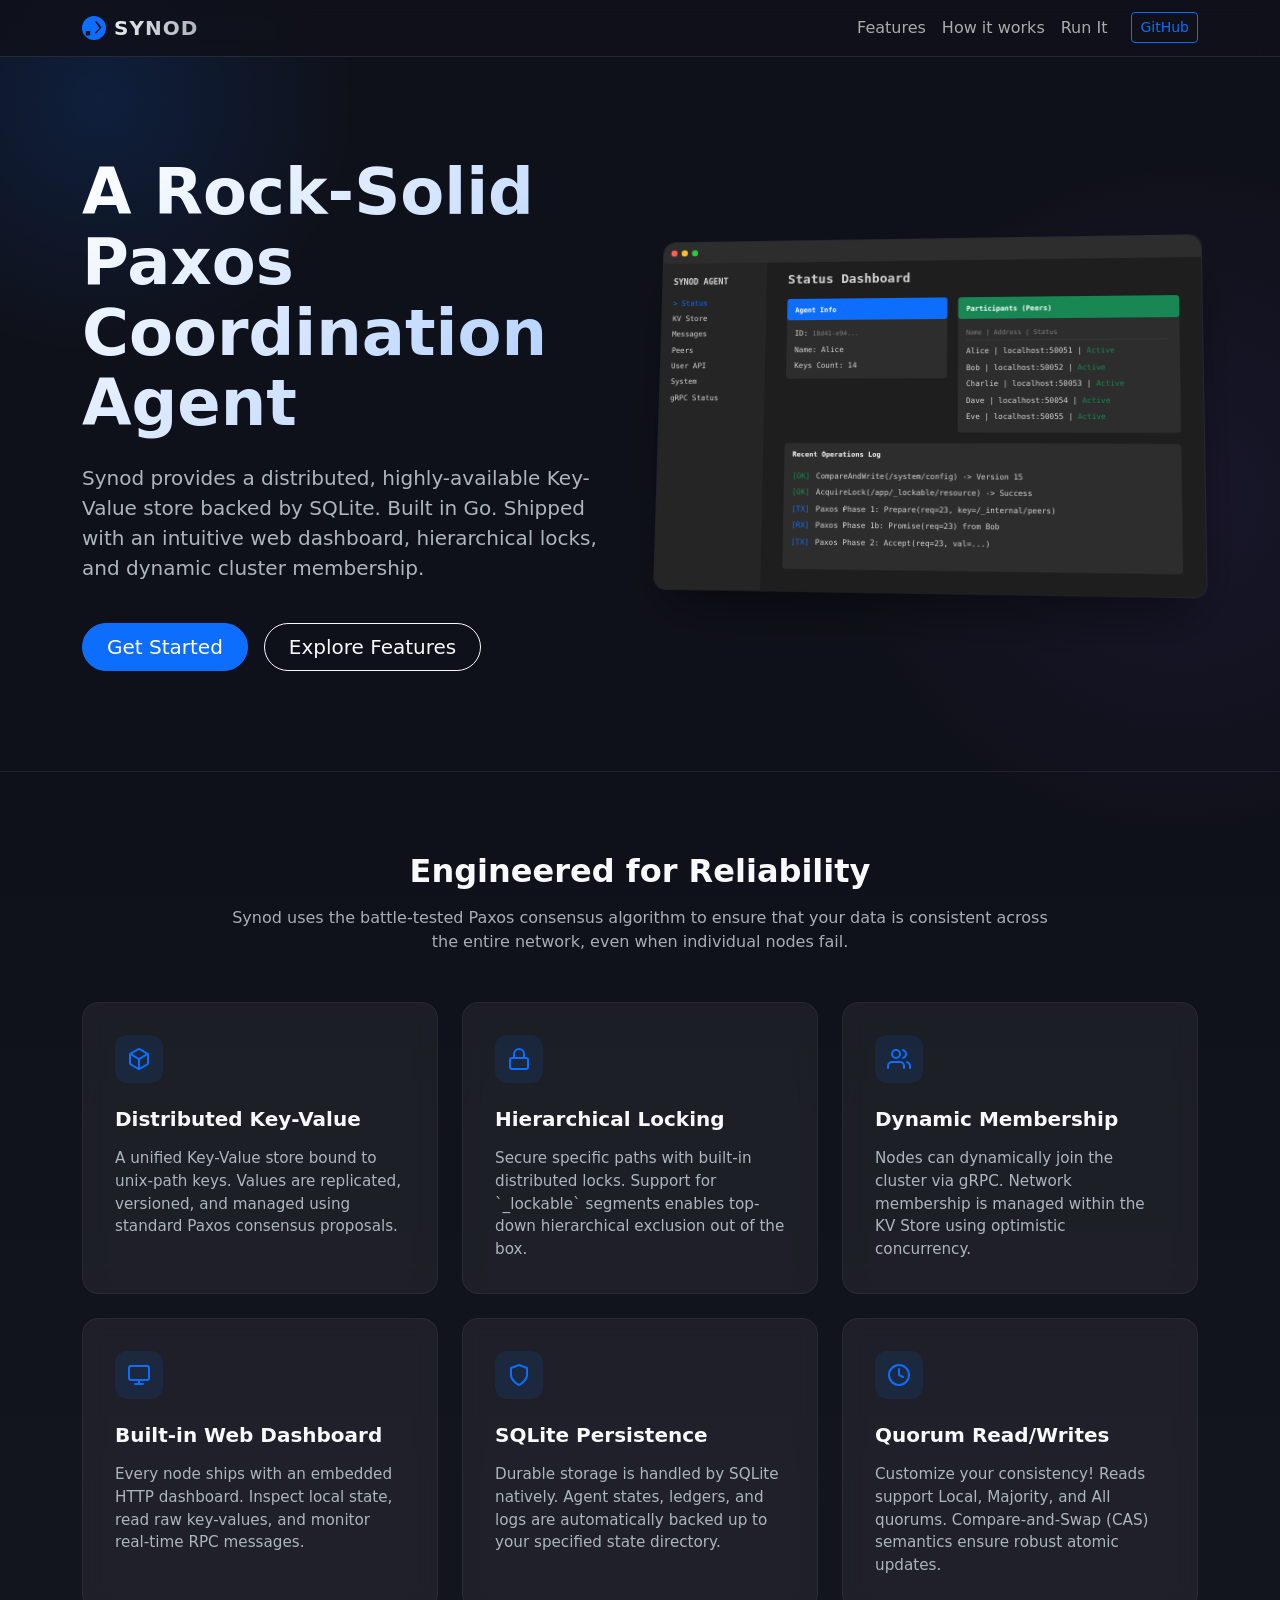
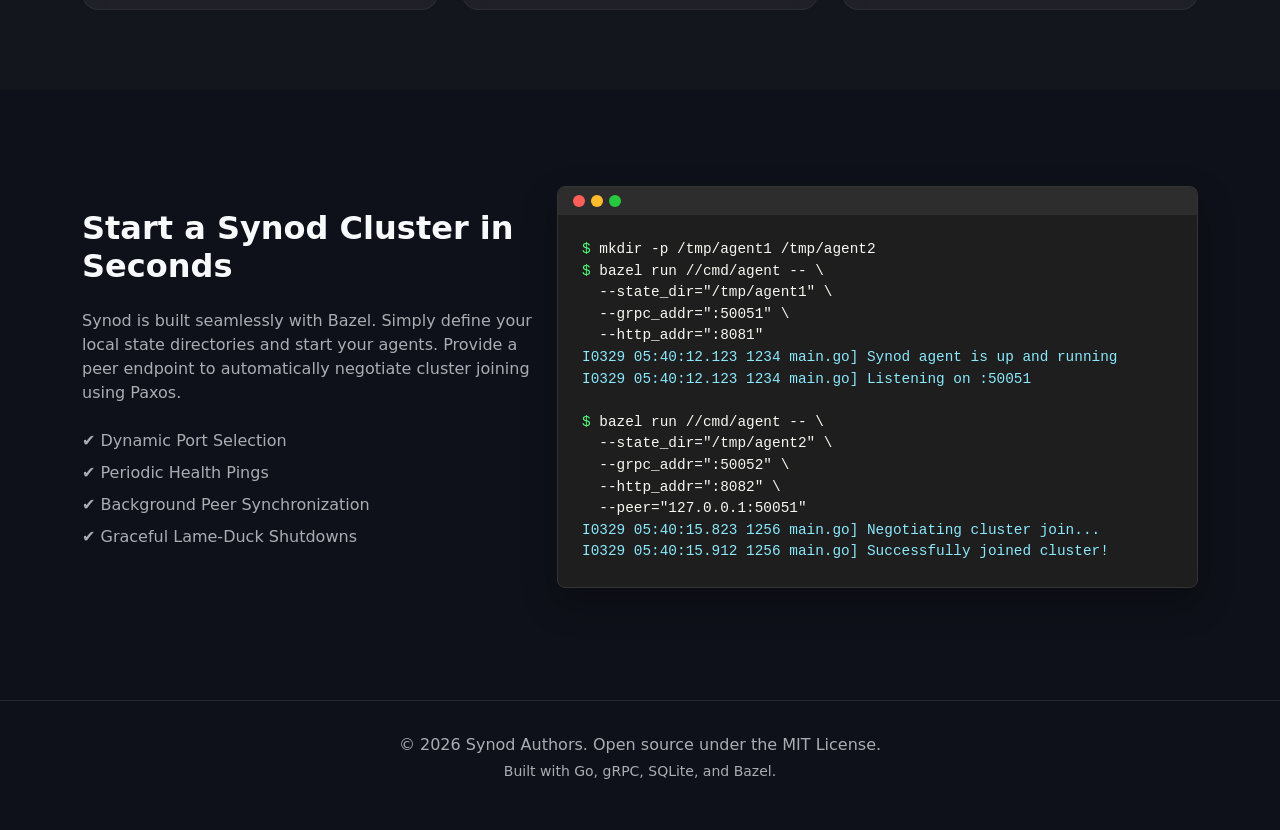
<file: third_party/site/index.html>
<!DOCTYPE html>
<html lang="en" data-bs-theme="dark">
<head>
  <meta charset="UTF-8">
  <meta name="viewport" content="width=device-width, initial-scale=1.0">
  <title>Synod - Distributed Consensus, Simplified</title>
  <link rel="stylesheet" href="bootstrap.min.css">
  <link rel="stylesheet" href="styles.css">
</head>
<body>

  <!-- Ambient Glow Effects -->
  <div class="bg-glow"></div>
  <div class="bg-glow-right"></div>

  <!-- Navigation -->
  <nav class="navbar navbar-expand-lg sticky-top">
    <div class="container">
      <a class="navbar-brand d-flex align-items-center" href="#">
        <svg xmlns="http://www.w3.org/2000/svg" width="24" height="24" fill="currentColor" class="me-2 text-primary" viewBox="0 0 16 16">
          <path d="M8 0a8 8 0 1 0 0 16A8 8 0 0 0 8 0zm1.062 4.312a.5.5 0 1 1 .75-.624l3 3.5a.5.5 0 0 1 0 .624l-3 3.5a.5.5 0 1 1-.75-.624L11.688 8 9.062 4.312zM5.5 12.5a.5.5 0 0 1-.5.5h-2a.5.5 0 0 1-.5-.5v-2a.5.5 0 0 1 .5-.5h2a.5.5 0 0 1 .5.5v2z"/>
        </svg>
        SYNOD
      </a>
      <button class="navbar-toggler" type="button" data-bs-toggle="collapse" data-bs-target="#navbarNav">
        <span class="navbar-toggler-icon"></span>
      </button>
      <div class="collapse navbar-collapse" id="navbarNav">
        <ul class="navbar-nav ms-auto">
          <li class="nav-item"><a class="nav-link" href="#features">Features</a></li>
          <li class="nav-item"><a class="nav-link" href="#how-it-works">How it works</a></li>
          <li class="nav-item"><a class="nav-link" href="#run-it">Run It</a></li>
          <li class="nav-item">
            <a class="btn btn-outline-primary btn-sm ms-3 mt-1" href="https://github.com/filmil/synod">GitHub</a>
          </li>
        </ul>
      </div>
    </div>
  </nav>

  <!-- Hero Section -->
  <section class="hero-section">
    <div class="container">
      <div class="row align-items-center">
        <div class="col-lg-6 mb-5 mb-lg-0">
          <h1 class="hero-title">A Rock-Solid Paxos Coordination Agent</h1>
          <p class="hero-subtitle">Synod provides a distributed, highly-available Key-Value store backed by SQLite. Built in Go. Shipped with an intuitive web dashboard, hierarchical locks, and dynamic cluster membership.</p>
          <div class="d-flex gap-3">
            <a href="#run-it" class="btn btn-primary btn-lg px-4 rounded-pill">Get Started</a>
            <a href="#features" class="btn btn-outline-light btn-lg px-4 rounded-pill">Explore Features</a>
          </div>
        </div>
        <div class="col-lg-6">
          <div class="hero-image-wrapper">
            <img src="dashboard-mock.svg" class="img-fluid hero-image" alt="Synod Dashboard Interface">
          </div>
        </div>
      </div>
    </div>
  </section>

  <!-- Features Section -->
  <section id="features" class="features-section">
    <div class="container">
      <div class="text-center mb-5">
        <h2 class="fw-bold mb-3">Engineered for Reliability</h2>
        <p class="text-muted w-75 mx-auto">Synod uses the battle-tested Paxos consensus algorithm to ensure that your data is consistent across the entire network, even when individual nodes fail.</p>
      </div>
      
      <div class="row g-4">
        <!-- Feature 1 -->
        <div class="col-md-6 col-lg-4">
          <div class="feature-card">
            <div class="feature-icon">
              <svg width="24" height="24" viewBox="0 0 24 24" fill="none" stroke="currentColor" stroke-width="2" stroke-linecap="round" stroke-linejoin="round"><path d="M21 16V8a2 2 0 0 0-1-1.73l-7-4a2 2 0 0 0-2 0l-7 4A2 2 0 0 0 3 8v8a2 2 0 0 0 1 1.73l7 4a2 2 0 0 0 2 0l7-4A2 2 0 0 0 21 16z"></path><polyline points="3.27 6.96 12 12.01 20.73 6.96"></polyline><line x1="12" y1="22.08" x2="12" y2="12"></line></svg>
            </div>
            <h3>Distributed Key-Value</h3>
            <p>A unified Key-Value store bound to unix-path keys. Values are replicated, versioned, and managed using standard Paxos consensus proposals.</p>
          </div>
        </div>

        <!-- Feature 2 -->
        <div class="col-md-6 col-lg-4">
          <div class="feature-card">
            <div class="feature-icon">
              <svg width="24" height="24" viewBox="0 0 24 24" fill="none" stroke="currentColor" stroke-width="2" stroke-linecap="round" stroke-linejoin="round"><rect x="3" y="11" width="18" height="11" rx="2" ry="2"></rect><path d="M7 11V7a5 5 0 0 1 10 0v4"></path></svg>
            </div>
            <h3>Hierarchical Locking</h3>
            <p>Secure specific paths with built-in distributed locks. Support for `_lockable` segments enables top-down hierarchical exclusion out of the box.</p>
          </div>
        </div>

        <!-- Feature 3 -->
        <div class="col-md-6 col-lg-4">
          <div class="feature-card">
            <div class="feature-icon">
              <svg width="24" height="24" viewBox="0 0 24 24" fill="none" stroke="currentColor" stroke-width="2" stroke-linecap="round" stroke-linejoin="round"><path d="M17 21v-2a4 4 0 0 0-4-4H5a4 4 0 0 0-4 4v2"></path><circle cx="9" cy="7" r="4"></circle><path d="M23 21v-2a4 4 0 0 0-3-3.87"></path><path d="M16 3.13a4 4 0 0 1 0 7.75"></path></svg>
            </div>
            <h3>Dynamic Membership</h3>
            <p>Nodes can dynamically join the cluster via gRPC. Network membership is managed within the KV Store using optimistic concurrency.</p>
          </div>
        </div>

        <!-- Feature 4 -->
        <div class="col-md-6 col-lg-4">
          <div class="feature-card">
            <div class="feature-icon">
              <svg width="24" height="24" viewBox="0 0 24 24" fill="none" stroke="currentColor" stroke-width="2" stroke-linecap="round" stroke-linejoin="round"><rect x="2" y="3" width="20" height="14" rx="2" ry="2"></rect><line x1="8" y1="21" x2="16" y2="21"></line><line x1="12" y1="17" x2="12" y2="21"></line></svg>
            </div>
            <h3>Built-in Web Dashboard</h3>
            <p>Every node ships with an embedded HTTP dashboard. Inspect local state, read raw key-values, and monitor real-time RPC messages.</p>
          </div>
        </div>

        <!-- Feature 5 -->
        <div class="col-md-6 col-lg-4">
          <div class="feature-card">
            <div class="feature-icon">
              <svg width="24" height="24" viewBox="0 0 24 24" fill="none" stroke="currentColor" stroke-width="2" stroke-linecap="round" stroke-linejoin="round"><path d="M12 22s8-4 8-10V5l-8-3-8 3v7c0 6 8 10 8 10z"></path></svg>
            </div>
            <h3>SQLite Persistence</h3>
            <p>Durable storage is handled by SQLite natively. Agent states, ledgers, and logs are automatically backed up to your specified state directory.</p>
          </div>
        </div>

        <!-- Feature 6 -->
        <div class="col-md-6 col-lg-4">
          <div class="feature-card">
            <div class="feature-icon">
              <svg width="24" height="24" viewBox="0 0 24 24" fill="none" stroke="currentColor" stroke-width="2" stroke-linecap="round" stroke-linejoin="round"><circle cx="12" cy="12" r="10"></circle><polyline points="12 6 12 12 16 14"></polyline></svg>
            </div>
            <h3>Quorum Read/Writes</h3>
            <p>Customize your consistency! Reads support Local, Majority, and All quorums. Compare-and-Swap (CAS) semantics ensure robust atomic updates.</p>
          </div>
        </div>
      </div>
    </div>
  </section>

  <!-- How It Works & Run Section -->
  <section id="run-it" class="py-5 my-5">
    <div class="container">
      <div class="row align-items-center">
        <div class="col-lg-5 mb-4 mb-lg-0">
          <h2 class="fw-bold mb-4">Start a Synod Cluster in Seconds</h2>
          <p class="text-muted mb-4">Synod is built seamlessly with Bazel. Simply define your local state directories and start your agents. Provide a peer endpoint to automatically negotiate cluster joining using Paxos.</p>
          <ul class="list-unstyled text-muted">
            <li class="mb-2">✔️ Dynamic Port Selection</li>
            <li class="mb-2">✔️ Periodic Health Pings</li>
            <li class="mb-2">✔️ Background Peer Synchronization</li>
            <li class="mb-2">✔️ Graceful Lame-Duck Shutdowns</li>
          </ul>
        </div>
        <div class="col-lg-7">
          <div class="code-window">
            <div class="code-header">
              <div class="code-dot dot-red"></div>
              <div class="code-dot dot-yel"></div>
              <div class="code-dot dot-grn"></div>
            </div>
            <div class="code-body"><span class="prompt">$</span> <span class="command">mkdir -p /tmp/agent1 /tmp/agent2</span>
<span class="prompt">$</span> <span class="command">bazel run //cmd/agent -- \
  --state_dir="/tmp/agent1" \
  --grpc_addr=":50051" \
  --http_addr=":8081"</span>
<span class="output">I0329 05:40:12.123 1234 main.go] Synod agent is up and running
I0329 05:40:12.123 1234 main.go] Listening on :50051</span>

<span class="prompt">$</span> <span class="command">bazel run //cmd/agent -- \
  --state_dir="/tmp/agent2" \
  --grpc_addr=":50052" \
  --http_addr=":8082" \
  --peer="127.0.0.1:50051"</span>
<span class="output">I0329 05:40:15.823 1256 main.go] Negotiating cluster join...
I0329 05:40:15.912 1256 main.go] Successfully joined cluster!</span></div>
          </div>
        </div>
      </div>
    </div>
  </section>

  <footer class="text-center text-muted">
    <div class="container">
      <p class="mb-1">&copy; 2026 Synod Authors. Open source under the MIT License.</p>
      <p class="small">Built with Go, gRPC, SQLite, and Bazel.</p>
    </div>
  </footer>

  <script src="bootstrap.bundle.min.js"></script>
</body>
</html>
</file>
<file: third_party/site/styles.css>
:root {
  --synod-primary: #0d6efd;
  --synod-secondary: #6f42c1;
  --synod-bg: #0f111a;
  --synod-card-bg: rgba(255, 255, 255, 0.05);
  --synod-text: #f8f9fa;
  --synod-muted: #adb5bd;
}

body {
  background-color: var(--synod-bg);
  color: var(--synod-text);
  font-family: system-ui, -apple-system, sans-serif;
  overflow-x: hidden;
}

/* Background effects */
.bg-glow {
  position: absolute;
  width: 600px;
  height: 600px;
  background: radial-gradient(circle, var(--synod-primary) 0%, transparent 60%);
  opacity: 0.15;
  top: -200px;
  left: -200px;
  border-radius: 50%;
  z-index: -1;
  pointer-events: none;
}

.bg-glow-right {
  position: absolute;
  width: 800px;
  height: 800px;
  background: radial-gradient(circle, var(--synod-secondary) 0%, transparent 60%);
  opacity: 0.1;
  bottom: 0;
  right: -300px;
  border-radius: 50%;
  z-index: -1;
  pointer-events: none;
}

/* Navbar */
.navbar {
  backdrop-filter: blur(10px);
  background-color: rgba(15, 17, 26, 0.8) !important;
  border-bottom: 1px solid rgba(255, 255, 255, 0.1);
}

.navbar-brand {
  font-weight: 800;
  letter-spacing: 1px;
  background: linear-gradient(90deg, #fff, #adb5bd);
  -webkit-background-clip: text;
  -webkit-text-fill-color: transparent;
}

/* Hero Section */
.hero-section {
  padding: 100px 0;
  position: relative;
}

.hero-title {
  font-size: 4rem;
  font-weight: 800;
  line-height: 1.1;
  margin-bottom: 1.5rem;
  background: linear-gradient(135deg, #fff 0%, #a5c8ff 100%);
  -webkit-background-clip: text;
  -webkit-text-fill-color: transparent;
}

.hero-subtitle {
  font-size: 1.25rem;
  color: var(--synod-muted);
  margin-bottom: 2.5rem;
}

.hero-image-wrapper {
  perspective: 1000px;
}

.hero-image {
  transform: rotateY(-5deg) rotateX(5deg);
  border-radius: 12px;
  box-shadow: 0 25px 50px -12px rgba(0, 0, 0, 0.5), 0 0 0 1px rgba(255, 255, 255, 0.1);
  transition: transform 0.5s ease;
}

.hero-image:hover {
  transform: rotateY(0deg) rotateX(0deg);
}

/* Feature Cards */
.features-section {
  padding: 80px 0;
  background: linear-gradient(180deg, rgba(255,255,255,0) 0%, rgba(255,255,255,0.02) 100%);
  border-top: 1px solid rgba(255, 255, 255, 0.05);
}

.feature-card {
  background: var(--synod-card-bg);
  border: 1px solid rgba(255, 255, 255, 0.05);
  border-radius: 16px;
  padding: 2rem;
  height: 100%;
  transition: all 0.3s ease;
  backdrop-filter: blur(10px);
}

.feature-card:hover {
  transform: translateY(-5px);
  background: rgba(255, 255, 255, 0.08);
  border-color: rgba(255, 255, 255, 0.1);
  box-shadow: 0 10px 30px rgba(0,0,0,0.2);
}

.feature-icon {
  width: 48px;
  height: 48px;
  border-radius: 12px;
  background: rgba(13, 110, 253, 0.1);
  color: var(--synod-primary);
  display: flex;
  align-items: center;
  justify-content: center;
  margin-bottom: 1.5rem;
}

.feature-card h3 {
  font-size: 1.25rem;
  font-weight: 600;
  margin-bottom: 1rem;
}

.feature-card p {
  color: var(--synod-muted);
  font-size: 0.95rem;
  margin: 0;
}

/* Terminal / Code Block */
.code-window {
  background: #1e1e1e;
  border-radius: 8px;
  border: 1px solid #333;
  overflow: hidden;
  box-shadow: 0 15px 35px rgba(0,0,0,0.3);
}
.code-header {
  background: #2d2d2d;
  padding: 8px 15px;
  display: flex;
  gap: 6px;
}
.code-dot {
  width: 12px;
  height: 12px;
  border-radius: 50%;
}
.dot-red { background: #ff5f56; }
.dot-yel { background: #ffbd2e; }
.dot-grn { background: #27c93f; }
.code-body {
  padding: 1.5rem;
  font-family: monospace;
  font-size: 0.9rem;
  color: #a9b7c6;
  white-space: pre-wrap;
  overflow-x: auto;
}
.code-body .prompt { color: #50fa7b; }
.code-body .command { color: #f8f8f2; }
.code-body .output { color: #8be9fd; }

/* Footer */
footer {
  border-top: 1px solid rgba(255, 255, 255, 0.1);
  padding: 2rem 0;
  margin-top: 4rem;
}
</file>
